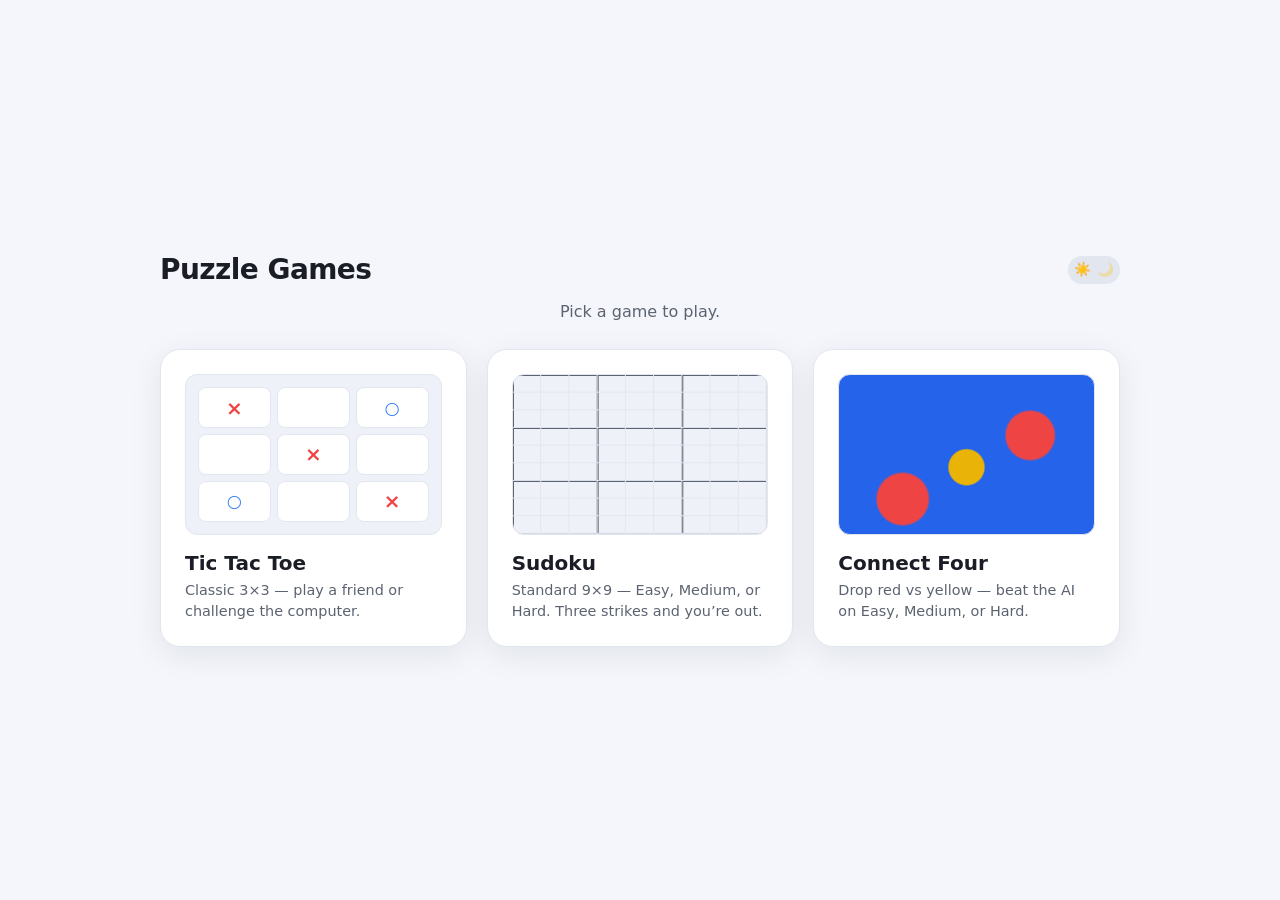
<file: index.html>
<!DOCTYPE html>
<html lang="en">
<head>
  <meta charset="UTF-8" />
  <meta name="viewport" content="width=device-width, initial-scale=1.0" />
  <title>Puzzle Games</title>
  <link rel="stylesheet" href="shared.css" />
  <link rel="stylesheet" href="home.css" />
  <script src="theme.js"></script>
</head>
<body>
  <div class="home">
    <header class="header">
      <h1>Puzzle Games</h1>
      <button type="button" class="theme-toggle" id="themeToggle" aria-label="Toggle dark mode">
        <span class="theme-icon sun" aria-hidden="true">☀️</span>
        <span class="theme-icon moon" aria-hidden="true">🌙</span>
      </button>
    </header>

    <p class="home-lead">Pick a game to play.</p>

    <div class="game-cards">
      <a class="game-card" href="tictactoe/index.html">
        <span class="game-card-preview ttt-preview" aria-hidden="true">
          <span></span><span></span><span></span>
          <span></span><span></span><span></span>
          <span></span><span></span><span></span>
        </span>
        <h2>Tic Tac Toe</h2>
        <p>Classic 3×3 — play a friend or challenge the computer.</p>
      </a>

      <a class="game-card" href="sudoku/index.html">
        <span class="game-card-preview sudoku-preview" aria-hidden="true"></span>
        <h2>Sudoku</h2>
        <p>Standard 9×9 — Easy, Medium, or Hard. Three strikes and you’re out.</p>
      </a>

      <a class="game-card" href="connect-four/index.html">
        <span class="game-card-preview c4-preview" aria-hidden="true"></span>
        <h2>Connect Four</h2>
        <p>Drop red vs yellow — beat the AI on Easy, Medium, or Hard.</p>
      </a>
    </div>
  </div>
</body>
</html>
</file>
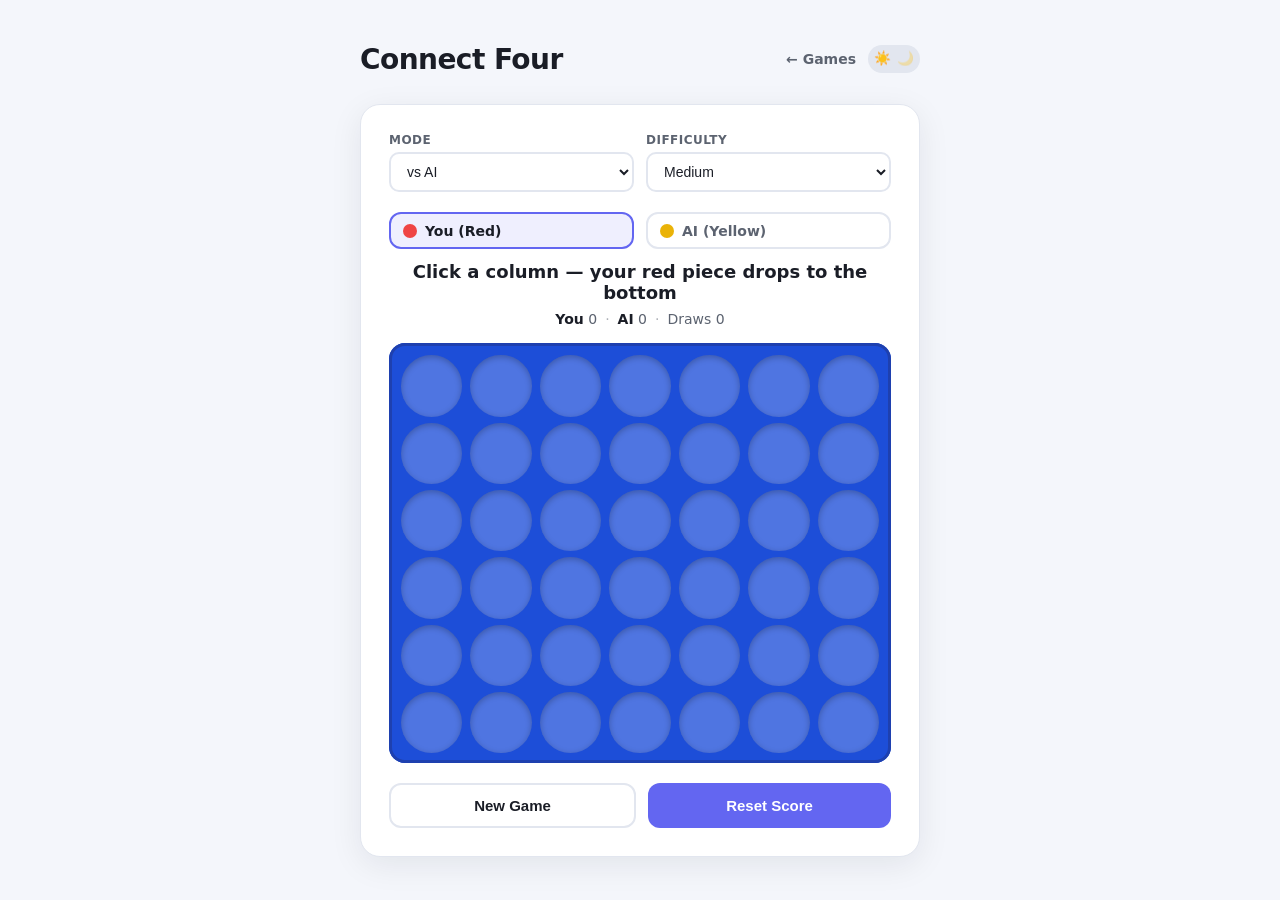
<file: connect-four/index.html>
<!DOCTYPE html>
<html lang="en">
<head>
  <meta charset="UTF-8" />
  <meta name="viewport" content="width=device-width, initial-scale=1.0" />
  <title>Connect Four</title>
  <link rel="stylesheet" href="../shared.css" />
  <link rel="stylesheet" href="styles.css" />
  <script src="../theme.js"></script>
</head>
<body>
  <div class="app">
    <header class="header">
      <h1>Connect Four</h1>
      <div class="header-actions">
        <a class="back-link" href="../index.html">← Games</a>
        <button type="button" class="theme-toggle" id="themeToggle" aria-label="Toggle dark mode">
          <span class="theme-icon sun" aria-hidden="true">☀️</span>
          <span class="theme-icon moon" aria-hidden="true">🌙</span>
        </button>
      </div>
    </header>

    <main class="game-panel">
      <div class="settings">
        <div class="setting-group">
          <label class="setting-label" for="gameMode">Mode</label>
          <select class="select" id="gameMode">
            <option value="cpu" selected>vs AI</option>
            <option value="pvp">2 Players</option>
          </select>
        </div>
        <div class="setting-group" id="difficultyGroup">
          <label class="setting-label" for="difficulty">Difficulty</label>
          <select class="select" id="difficulty">
            <option value="easy">Easy</option>
            <option value="medium" selected>Medium</option>
            <option value="hard">Hard</option>
          </select>
        </div>
      </div>

      <div class="player-bar">
        <div class="player-chip" id="humanIndicator">
          <span class="chip-dot human"></span>
          <span id="humanLabel">You (Red)</span>
        </div>
        <div class="player-chip" id="aiIndicator">
          <span class="chip-dot ai"></span>
          <span id="aiLabel">AI (Yellow)</span>
        </div>
      </div>

      <p class="status" id="status">Click any column — your piece drops to the bottom</p>

      <div class="scores">
        <span><strong id="scoreLabelHuman">You</strong> <span id="humanScore">0</span></span>
        <span class="score-divider">·</span>
        <span><strong id="scoreLabelAi">AI</strong> <span id="aiScore">0</span></span>
        <span class="score-divider">·</span>
        <span>Draws <span id="drawScore">0</span></span>
      </div>

      <div class="board-wrap">
        <div class="board" id="board" aria-label="Connect Four board"></div>
      </div>

      <div class="actions">
        <button type="button" class="btn btn-secondary" id="newGame">New Game</button>
        <button type="button" class="btn btn-primary" id="resetScore">Reset Score</button>
      </div>
    </main>
  </div>

  <script src="script.js"></script>
</body>
</html>
</file>
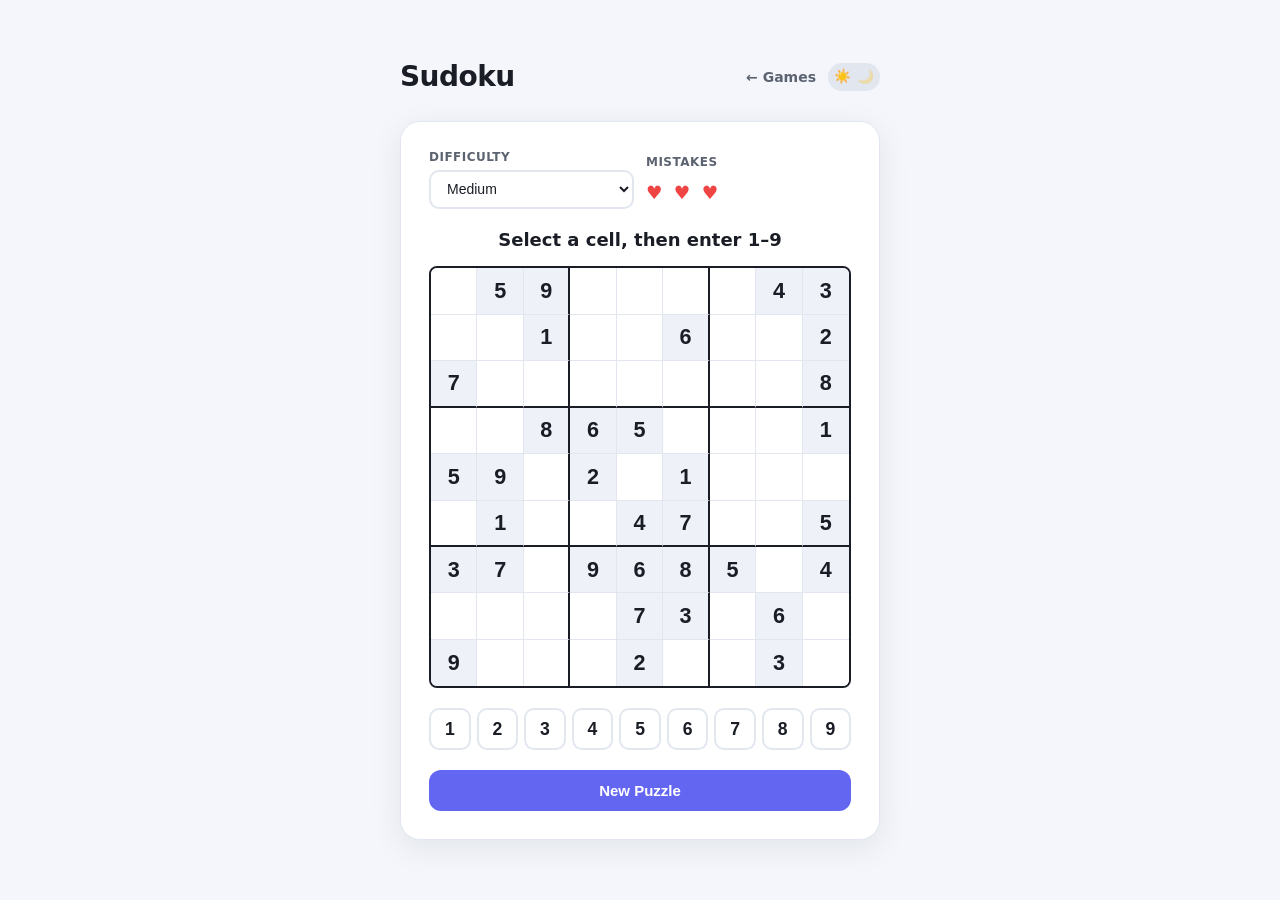
<file: sudoku/index.html>
<!DOCTYPE html>
<html lang="en">
<head>
  <meta charset="UTF-8" />
  <meta name="viewport" content="width=device-width, initial-scale=1.0" />
  <title>Sudoku</title>
  <link rel="stylesheet" href="../shared.css" />
  <link rel="stylesheet" href="styles.css" />
  <script src="../theme.js"></script>
</head>
<body>
  <div class="app">
    <header class="header">
      <h1>Sudoku</h1>
      <div class="header-actions">
        <a class="back-link" href="../index.html">← Games</a>
        <button type="button" class="theme-toggle" id="themeToggle" aria-label="Toggle dark mode">
          <span class="theme-icon sun" aria-hidden="true">☀️</span>
          <span class="theme-icon moon" aria-hidden="true">🌙</span>
        </button>
      </div>
    </header>

    <main class="game-panel">
      <div class="settings">
        <div class="setting-group">
          <label class="setting-label" for="difficulty">Difficulty</label>
          <select class="select" id="difficulty">
            <option value="easy">Easy</option>
            <option value="medium" selected>Medium</option>
            <option value="hard">Hard</option>
          </select>
        </div>
        <div class="setting-group lives-group">
          <span class="setting-label">Mistakes</span>
          <div class="lives" id="lives" aria-live="polite">♥ ♥ ♥</div>
        </div>
      </div>

      <p class="status" id="status">Select a cell, then enter 1–9</p>

      <div class="sudoku-board" id="board" role="grid" aria-label="Sudoku board"></div>

      <div class="number-pad" id="numberPad" role="group" aria-label="Number pad">
        <button type="button" class="num-btn" data-num="1">1</button>
        <button type="button" class="num-btn" data-num="2">2</button>
        <button type="button" class="num-btn" data-num="3">3</button>
        <button type="button" class="num-btn" data-num="4">4</button>
        <button type="button" class="num-btn" data-num="5">5</button>
        <button type="button" class="num-btn" data-num="6">6</button>
        <button type="button" class="num-btn" data-num="7">7</button>
        <button type="button" class="num-btn" data-num="8">8</button>
        <button type="button" class="num-btn" data-num="9">9</button>
      </div>

      <div class="actions">
        <button type="button" class="btn btn-primary" id="newGame">New Puzzle</button>
      </div>
    </main>
  </div>

  <script src="script.js"></script>
</body>
</html>
</file>
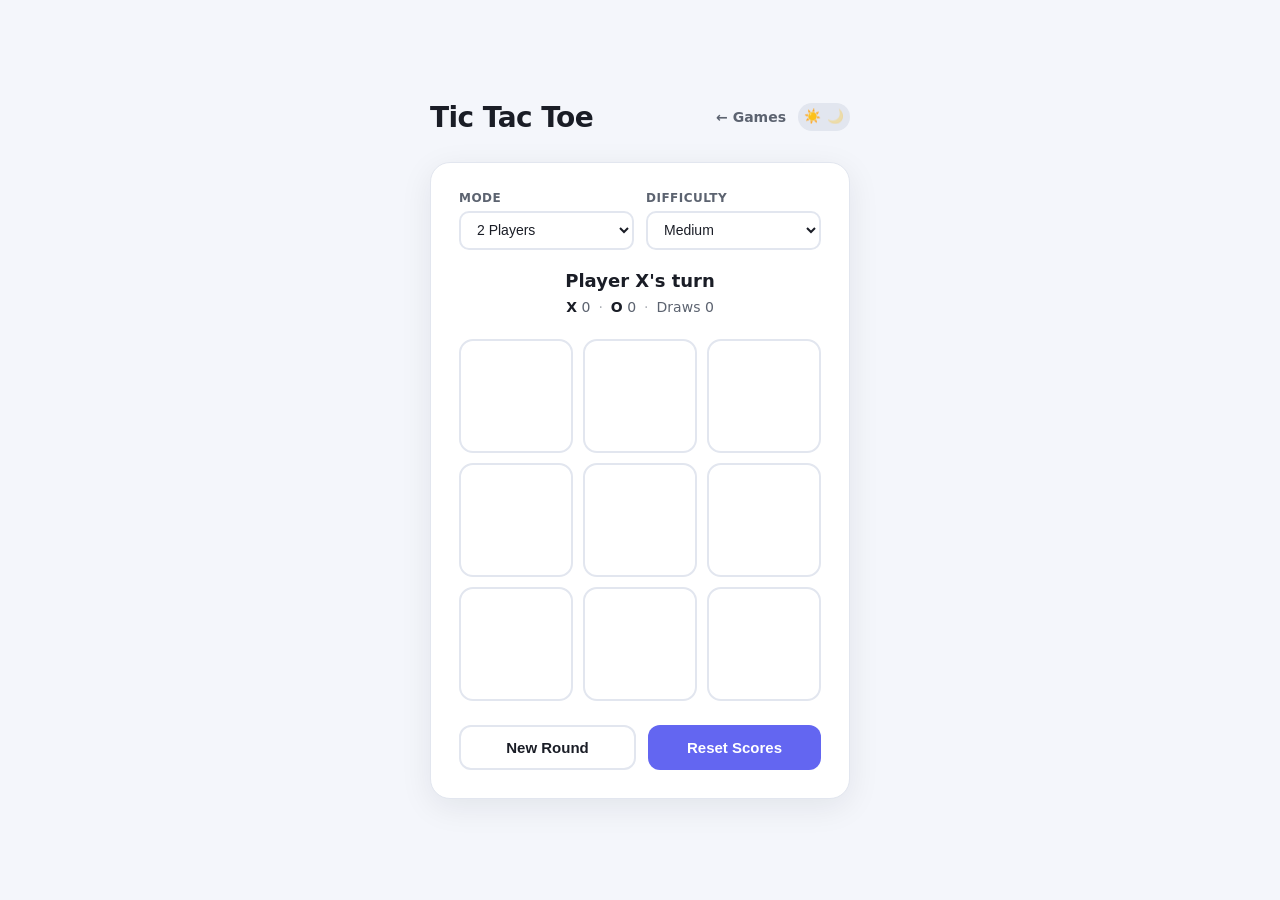
<file: tictactoe/index.html>
<!DOCTYPE html>
<html lang="en">
<head>
  <meta charset="UTF-8" />
  <meta name="viewport" content="width=device-width, initial-scale=1.0" />
  <title>Tic Tac Toe</title>
  <link rel="stylesheet" href="../shared.css" />
  <link rel="stylesheet" href="styles.css" />
  <script src="../theme.js"></script>
</head>
<body>
  <div class="app">
    <header class="header">
      <h1>Tic Tac Toe</h1>
      <div class="header-actions">
        <a class="back-link" href="../index.html">← Games</a>
        <button type="button" class="theme-toggle" id="themeToggle" aria-label="Toggle dark mode">
          <span class="theme-icon sun" aria-hidden="true">☀️</span>
          <span class="theme-icon moon" aria-hidden="true">🌙</span>
        </button>
      </div>
    </header>

    <main class="game-panel">
      <div class="settings">
        <div class="setting-group">
          <label class="setting-label" for="gameMode">Mode</label>
          <select class="select" id="gameMode">
            <option value="pvp">2 Players</option>
            <option value="cpu">vs Computer</option>
          </select>
        </div>
        <div class="setting-group" id="difficultyGroup" hidden>
          <label class="setting-label" for="difficulty">Difficulty</label>
          <select class="select" id="difficulty">
            <option value="easy">Easy</option>
            <option value="medium" selected>Medium</option>
            <option value="hard">Hard</option>
            <option value="insane">Insane</option>
          </select>
        </div>
      </div>

      <div class="status-bar">
        <p class="status" id="status">Player X's turn</p>
        <div class="scores">
          <span class="score"><strong id="labelX">X</strong> <span id="scoreX">0</span></span>
          <span class="score-divider">·</span>
          <span class="score"><strong id="labelO">O</strong> <span id="scoreO">0</span></span>
          <span class="score-divider">·</span>
          <span class="score">Draws <span id="scoreDraw">0</span></span>
        </div>
      </div>

      <div class="board" id="board" role="grid" aria-label="Tic tac toe board">
        <button type="button" class="cell" data-index="0" role="gridcell" aria-label="Cell 1"></button>
        <button type="button" class="cell" data-index="1" role="gridcell" aria-label="Cell 2"></button>
        <button type="button" class="cell" data-index="2" role="gridcell" aria-label="Cell 3"></button>
        <button type="button" class="cell" data-index="3" role="gridcell" aria-label="Cell 4"></button>
        <button type="button" class="cell" data-index="4" role="gridcell" aria-label="Cell 5"></button>
        <button type="button" class="cell" data-index="5" role="gridcell" aria-label="Cell 6"></button>
        <button type="button" class="cell" data-index="6" role="gridcell" aria-label="Cell 7"></button>
        <button type="button" class="cell" data-index="7" role="gridcell" aria-label="Cell 8"></button>
        <button type="button" class="cell" data-index="8" role="gridcell" aria-label="Cell 9"></button>
      </div>

      <div class="actions">
        <button type="button" class="btn btn-secondary" id="resetRound">New Round</button>
        <button type="button" class="btn btn-primary" id="resetAll">Reset Scores</button>
      </div>
    </main>
  </div>

  <script src="script.js"></script>
</body>
</html>
</file>
<file: shared.css>
:root {
  --bg: #f4f6fb;
  --surface: #ffffff;
  --text: #1a1d26;
  --text-muted: #5c6370;
  --border: #e2e6ef;
  --accent: #6366f1;
  --accent-hover: #4f46e5;
  --danger: #ef4444;
  --success: #22c55e;
  --shadow: 0 8px 32px rgba(15, 23, 42, 0.08);
  --cell-hover: #eef1f8;
}

[data-theme="dark"] {
  --bg: #0f1117;
  --surface: #1a1d27;
  --text: #f0f2f7;
  --text-muted: #9aa3b2;
  --border: #2d3344;
  --accent: #818cf8;
  --accent-hover: #6366f1;
  --danger: #f87171;
  --success: #4ade80;
  --shadow: 0 8px 32px rgba(0, 0, 0, 0.4);
  --cell-hover: #252a38;
}

*,
*::before,
*::after {
  box-sizing: border-box;
  margin: 0;
  padding: 0;
}

body {
  font-family: "Segoe UI", system-ui, -apple-system, sans-serif;
  background: var(--bg);
  color: var(--text);
  min-height: 100vh;
  display: flex;
  align-items: center;
  justify-content: center;
  padding: 1.5rem;
  transition: background 0.3s ease, color 0.3s ease;
}

.header {
  display: flex;
  align-items: center;
  justify-content: space-between;
  gap: 1rem;
  margin-bottom: 1.75rem;
}

.header h1 {
  font-size: 1.75rem;
  font-weight: 700;
  letter-spacing: -0.02em;
}

.header-actions {
  display: flex;
  align-items: center;
  gap: 0.75rem;
}

.back-link {
  color: var(--text-muted);
  text-decoration: none;
  font-size: 0.875rem;
  font-weight: 600;
}

.back-link:hover {
  color: var(--accent);
}

.theme-toggle {
  position: relative;
  width: 52px;
  height: 28px;
  border: none;
  border-radius: 999px;
  background: var(--border);
  cursor: pointer;
  padding: 0;
  transition: background 0.3s ease;
}

.theme-toggle:hover {
  background: var(--accent);
}

.theme-toggle .theme-icon {
  position: absolute;
  top: 50%;
  transform: translateY(-50%);
  font-size: 0.85rem;
  line-height: 1;
  transition: opacity 0.25s ease;
}

.theme-toggle .sun {
  left: 6px;
  opacity: 1;
}

.theme-toggle .moon {
  right: 6px;
  opacity: 0.35;
}

[data-theme="dark"] .theme-toggle .sun {
  opacity: 0.35;
}

[data-theme="dark"] .theme-toggle .moon {
  opacity: 1;
}

.game-panel {
  background: var(--surface);
  border: 1px solid var(--border);
  border-radius: 20px;
  padding: 1.75rem;
  box-shadow: var(--shadow);
  transition: background 0.3s ease, border-color 0.3s ease, box-shadow 0.3s ease;
}

.settings {
  display: flex;
  gap: 0.75rem;
  margin-bottom: 1.25rem;
}

.setting-group {
  flex: 1;
  display: flex;
  flex-direction: column;
  gap: 0.35rem;
}

.setting-label {
  font-size: 0.75rem;
  font-weight: 600;
  text-transform: uppercase;
  letter-spacing: 0.04em;
  color: var(--text-muted);
}

.select {
  width: 100%;
  padding: 0.55rem 0.75rem;
  border: 2px solid var(--border);
  border-radius: 10px;
  background: var(--surface);
  color: var(--text);
  font-size: 0.875rem;
  font-weight: 500;
  cursor: pointer;
}

.select:hover,
.select:focus {
  border-color: var(--accent);
  outline: none;
}

.actions {
  display: flex;
  gap: 0.75rem;
}

.btn {
  flex: 1;
  padding: 0.75rem 1rem;
  border-radius: 12px;
  font-size: 0.9375rem;
  font-weight: 600;
  cursor: pointer;
  border: none;
  transition: background 0.2s ease, transform 0.1s ease, border-color 0.2s ease, color 0.2s ease;
}

.btn:active {
  transform: scale(0.98);
}

.btn-primary {
  background: var(--accent);
  color: #fff;
}

.btn-primary:hover {
  background: var(--accent-hover);
}

.btn-secondary {
  background: transparent;
  color: var(--text);
  border: 2px solid var(--border);
}

.btn-secondary:hover {
  border-color: var(--accent);
  color: var(--accent);
}

.status {
  font-size: 1.125rem;
  font-weight: 600;
  margin-bottom: 0.5rem;
  text-align: center;
}
</file>
<file: home.css>
.home {
  width: 100%;
  max-width: 960px;
}

.home-lead {
  text-align: center;
  color: var(--text-muted);
  margin: -0.75rem 0 1.75rem;
}

.game-cards {
  display: grid;
  grid-template-columns: repeat(3, 1fr);
  gap: 1.25rem;
}

.game-card {
  display: block;
  text-decoration: none;
  color: inherit;
  background: var(--surface);
  border: 1px solid var(--border);
  border-radius: 20px;
  padding: 1.5rem;
  box-shadow: var(--shadow);
  transition: border-color 0.2s ease, transform 0.15s ease;
}

.game-card:hover {
  border-color: var(--accent);
  transform: translateY(-2px);
}

.game-card h2 {
  font-size: 1.25rem;
  margin: 1rem 0 0.35rem;
}

.game-card p {
  color: var(--text-muted);
  font-size: 0.9rem;
  line-height: 1.45;
}

.game-card-preview {
  display: grid;
  width: 100%;
  aspect-ratio: 16 / 10;
  border-radius: 12px;
  background: var(--cell-hover);
  border: 1px solid var(--border);
  overflow: hidden;
}

.ttt-preview {
  grid-template-columns: repeat(3, 1fr);
  gap: 6px;
  padding: 12px;
}

.ttt-preview span {
  background: var(--surface);
  border-radius: 8px;
  border: 1px solid var(--border);
}

.ttt-preview span:nth-child(1)::after,
.ttt-preview span:nth-child(5)::after,
.ttt-preview span:nth-child(9)::after {
  content: "×";
  display: flex;
  height: 100%;
  align-items: center;
  justify-content: center;
  color: #ef4444;
  font-weight: 700;
  font-size: 1.25rem;
}

.ttt-preview span:nth-child(3)::after,
.ttt-preview span:nth-child(7)::after {
  content: "○";
  display: flex;
  height: 100%;
  align-items: center;
  justify-content: center;
  color: #3b82f6;
  font-weight: 700;
  font-size: 1.1rem;
}

.sudoku-preview {
  background-image:
    linear-gradient(var(--border) 1px, transparent 1px),
    linear-gradient(90deg, var(--border) 1px, transparent 1px),
    linear-gradient(var(--text-muted) 2px, transparent 2px),
    linear-gradient(90deg, var(--text-muted) 2px, transparent 2px);
  background-size:
    calc(100% / 9) calc(100% / 9),
    calc(100% / 9) calc(100% / 9),
    calc(100% / 3) calc(100% / 3),
    calc(100% / 3) calc(100% / 3);
  background-position: -1px -1px, -1px -1px, -1px -1px, -1px -1px;
}

.c4-preview {
  background:
    radial-gradient(circle at 25% 78%, #ef4444 11%, transparent 12%),
    radial-gradient(circle at 50% 58%, #eab308 11%, transparent 12%),
    radial-gradient(circle at 75% 38%, #ef4444 11%, transparent 12%),
    linear-gradient(#2563eb 0 0) center / 100% 100% no-repeat;
  background-color: #1d4ed8;
}

@media (max-width: 900px) {
  .game-cards {
    grid-template-columns: repeat(2, 1fr);
  }
}

@media (max-width: 640px) {
  .game-cards {
    grid-template-columns: 1fr;
  }
}
</file>
<file: connect-four/styles.css>
.app {
  width: 100%;
  max-width: 560px;
}

.player-bar {
  display: flex;
  gap: 0.75rem;
  margin-bottom: 0.75rem;
}

.player-chip {
  flex: 1;
  display: flex;
  align-items: center;
  gap: 0.5rem;
  padding: 0.55rem 0.75rem;
  border-radius: 12px;
  border: 2px solid var(--border);
  font-size: 0.875rem;
  font-weight: 600;
  color: var(--text-muted);
  transition: border-color 0.2s ease, background 0.2s ease, color 0.2s ease;
}

.player-chip.active {
  border-color: var(--accent);
  background: rgba(99, 102, 241, 0.1);
  color: var(--text);
}

.chip-dot {
  width: 14px;
  height: 14px;
  border-radius: 50%;
  flex-shrink: 0;
}

.chip-dot.human {
  background: #ef4444;
}

.chip-dot.ai {
  background: #eab308;
}

.scores {
  display: flex;
  align-items: center;
  justify-content: center;
  gap: 0.5rem;
  font-size: 0.875rem;
  color: var(--text-muted);
  margin-bottom: 1rem;
}

.scores strong {
  color: var(--text);
}

.score-divider {
  opacity: 0.5;
}

.board-wrap {
  width: 100%;
  max-width: 100%;
  overflow: hidden;
  margin-bottom: 1.25rem;
}

.board {
  display: grid;
  grid-template-columns: repeat(7, 1fr);
  grid-template-rows: 1fr;
  gap: 8px;
  padding: 12px;
  background: #1d4ed8;
  border-radius: 16px;
  box-shadow: inset 0 0 0 3px #1e40af;
  width: 100%;
  max-width: 100%;
  aspect-ratio: 7 / 6;
  max-height: min(70vw, 420px);
  margin: 0 auto;
  align-items: stretch;
}

[data-theme="dark"] .board {
  background: #1e3a8a;
  box-shadow: inset 0 0 0 3px #172554;
}

.column {
  display: grid;
  grid-template-rows: repeat(6, 1fr);
  gap: 8px;
  cursor: pointer;
  min-height: 0;
  min-width: 0;
  height: 100%;
  border-radius: 8px;
  transition: background 0.15s ease;
  -webkit-tap-highlight-color: transparent;
  touch-action: manipulation;
}

.column:not(.disabled):hover,
.column:not(.disabled):focus-within {
  background: rgba(255, 255, 255, 0.08);
}

.column:not(.disabled).hover-col {
  background: rgba(255, 255, 255, 0.12);
}

.column.disabled {
  cursor: default;
  pointer-events: none;
}

.cell {
  position: relative;
  width: 100%;
  aspect-ratio: 1;
  min-height: 0;
  background: rgba(255, 255, 255, 0.22);
  border-radius: 50%;
  overflow: hidden;
  display: flex;
  align-items: center;
  justify-content: center;
  box-shadow: inset 0 2px 6px rgba(0, 0, 0, 0.25);
  pointer-events: none;
}

.disc {
  pointer-events: none;
  width: 88%;
  height: 88%;
  border-radius: 50%;
  display: block;
  box-shadow: inset 0 -3px 6px rgba(0, 0, 0, 0.25);
}

.disc.human {
  background: radial-gradient(circle at 35% 30%, #fca5a5, #ef4444 55%, #b91c1c);
}

.disc.ai {
  background: radial-gradient(circle at 35% 30%, #fde047, #eab308 55%, #a16207);
}

.disc.preview {
  opacity: 0.45;
  box-shadow: none;
}

.disc.dropping {
  animation: drop 0.45s cubic-bezier(0.34, 1.3, 0.64, 1) forwards;
}

@keyframes drop {
  from {
    transform: translateY(calc(-1 * var(--fall-distance, 500%)));
  }
  to {
    transform: translateY(0);
  }
}

.cell.winning .disc {
  box-shadow:
    0 0 0 3px var(--accent),
    inset 0 -3px 6px rgba(0, 0, 0, 0.25);
  animation: pulse 0.8s ease infinite alternate;
}

@keyframes pulse {
  from { transform: scale(1); }
  to { transform: scale(1.06); }
}

.status.win {
  color: var(--success);
}

.status.lose {
  color: var(--danger);
}

.status.draw {
  color: var(--text-muted);
}

@media (max-width: 480px) {
  .board {
    gap: 5px;
    padding: 8px;
  }

  .column {
    gap: 5px;
  }

  .player-bar {
    flex-direction: column;
  }
}
</file>
<file: sudoku/styles.css>
.app {
  width: 100%;
  max-width: 480px;
}

.lives-group {
  justify-content: flex-end;
}

.lives {
  font-size: 1.15rem;
  letter-spacing: 0.15em;
  color: var(--danger);
  min-height: 2.15rem;
  display: flex;
  align-items: center;
}

.sudoku-board {
  display: grid;
  grid-template-columns: repeat(9, 1fr);
  gap: 0;
  margin: 1rem 0 1.25rem;
  border: 2px solid var(--text);
  border-radius: 8px;
  overflow: hidden;
}

.sudoku-cell {
  aspect-ratio: 1;
  border: none;
  border-right: 1px solid var(--border);
  border-bottom: 1px solid var(--border);
  background: var(--surface);
  color: var(--text);
  font-size: clamp(1rem, 4vw, 1.35rem);
  font-weight: 600;
  cursor: pointer;
  display: flex;
  align-items: center;
  justify-content: center;
}

.sudoku-cell:nth-child(3n) {
  border-right: 2px solid var(--text);
}

.sudoku-cell:nth-child(9n) {
  border-right: none;
}

.sudoku-cell:nth-child(n + 19):nth-child(-n + 27),
.sudoku-cell:nth-child(n + 46):nth-child(-n + 54) {
  border-bottom: 2px solid var(--text);
}

.sudoku-cell:nth-child(n + 73) {
  border-bottom: none;
}

.sudoku-cell.given {
  font-weight: 700;
  color: var(--text);
  background: var(--cell-hover);
}

.sudoku-cell.user {
  color: var(--accent);
}

.sudoku-cell.selected {
  background: rgba(99, 102, 241, 0.18);
}

.sudoku-cell.related {
  background: rgba(99, 102, 241, 0.08);
}

.sudoku-cell.same-num {
  font-weight: 700;
  background: rgba(99, 102, 241, 0.32);
  box-shadow: inset 0 0 0 2px var(--accent);
}

.sudoku-cell.error {
  background: rgba(239, 68, 68, 0.25);
  color: var(--danger);
  animation: shake 0.35s ease;
}

.sudoku-cell.won {
  background: rgba(34, 197, 94, 0.15);
}

@keyframes shake {
  0%, 100% { transform: translateX(0); }
  25% { transform: translateX(-3px); }
  75% { transform: translateX(3px); }
}

.number-pad {
  display: grid;
  grid-template-columns: repeat(9, 1fr);
  gap: 6px;
  margin-bottom: 1.25rem;
}

.num-btn {
  aspect-ratio: 1;
  border: 2px solid var(--border);
  border-radius: 10px;
  background: var(--surface);
  color: var(--text);
  font-size: 1.1rem;
  font-weight: 700;
  cursor: pointer;
  transition: border-color 0.15s ease, background 0.15s ease;
}

.num-btn:hover:not(:disabled) {
  border-color: var(--accent);
  background: var(--cell-hover);
}

.num-btn:disabled {
  opacity: 0.4;
  cursor: default;
}

.status.lose {
  color: var(--danger);
}

.status.win {
  color: var(--success);
}
</file>
<file: tictactoe/styles.css>
:root {
  --x-color: #ef4444;
  --o-color: #3b82f6;
  --win-bg: rgba(99, 102, 241, 0.12);
}

[data-theme="dark"] {
  --x-color: #f87171;
  --o-color: #60a5fa;
  --win-bg: rgba(129, 140, 248, 0.18);
}

.app {
  width: 100%;
  max-width: 420px;
}

.status-bar {
  text-align: center;
  margin-bottom: 1.5rem;
}

.scores {
  display: flex;
  align-items: center;
  justify-content: center;
  gap: 0.5rem;
  font-size: 0.875rem;
  color: var(--text-muted);
}

.score strong {
  color: var(--text);
}

.score-divider {
  opacity: 0.5;
}

.board {
  display: grid;
  grid-template-columns: repeat(3, 1fr);
  gap: 10px;
  margin-bottom: 1.5rem;
}

.cell {
  aspect-ratio: 1;
  border: 2px solid var(--border);
  border-radius: 14px;
  background: var(--surface);
  font-size: 2.5rem;
  font-weight: 700;
  cursor: pointer;
  display: flex;
  align-items: center;
  justify-content: center;
  transition: background 0.15s ease, border-color 0.15s ease, transform 0.1s ease;
  color: var(--text);
}

.cell:hover:not(:disabled) {
  background: var(--cell-hover);
  border-color: var(--accent);
}

.cell:active:not(:disabled) {
  transform: scale(0.96);
}

.cell:disabled {
  cursor: default;
}

.cell.x {
  color: var(--x-color);
}

.cell.o {
  color: var(--o-color);
}

.cell.win {
  background: var(--win-bg);
  border-color: var(--accent);
  animation: pulse 0.6s ease;
}

@keyframes pulse {
  0%, 100% { transform: scale(1); }
  50% { transform: scale(1.04); }
}

.cell.pop {
  animation: pop 0.25s ease;
}

@keyframes pop {
  0% { transform: scale(0.7); opacity: 0.5; }
  100% { transform: scale(1); opacity: 1; }
}
</file>
